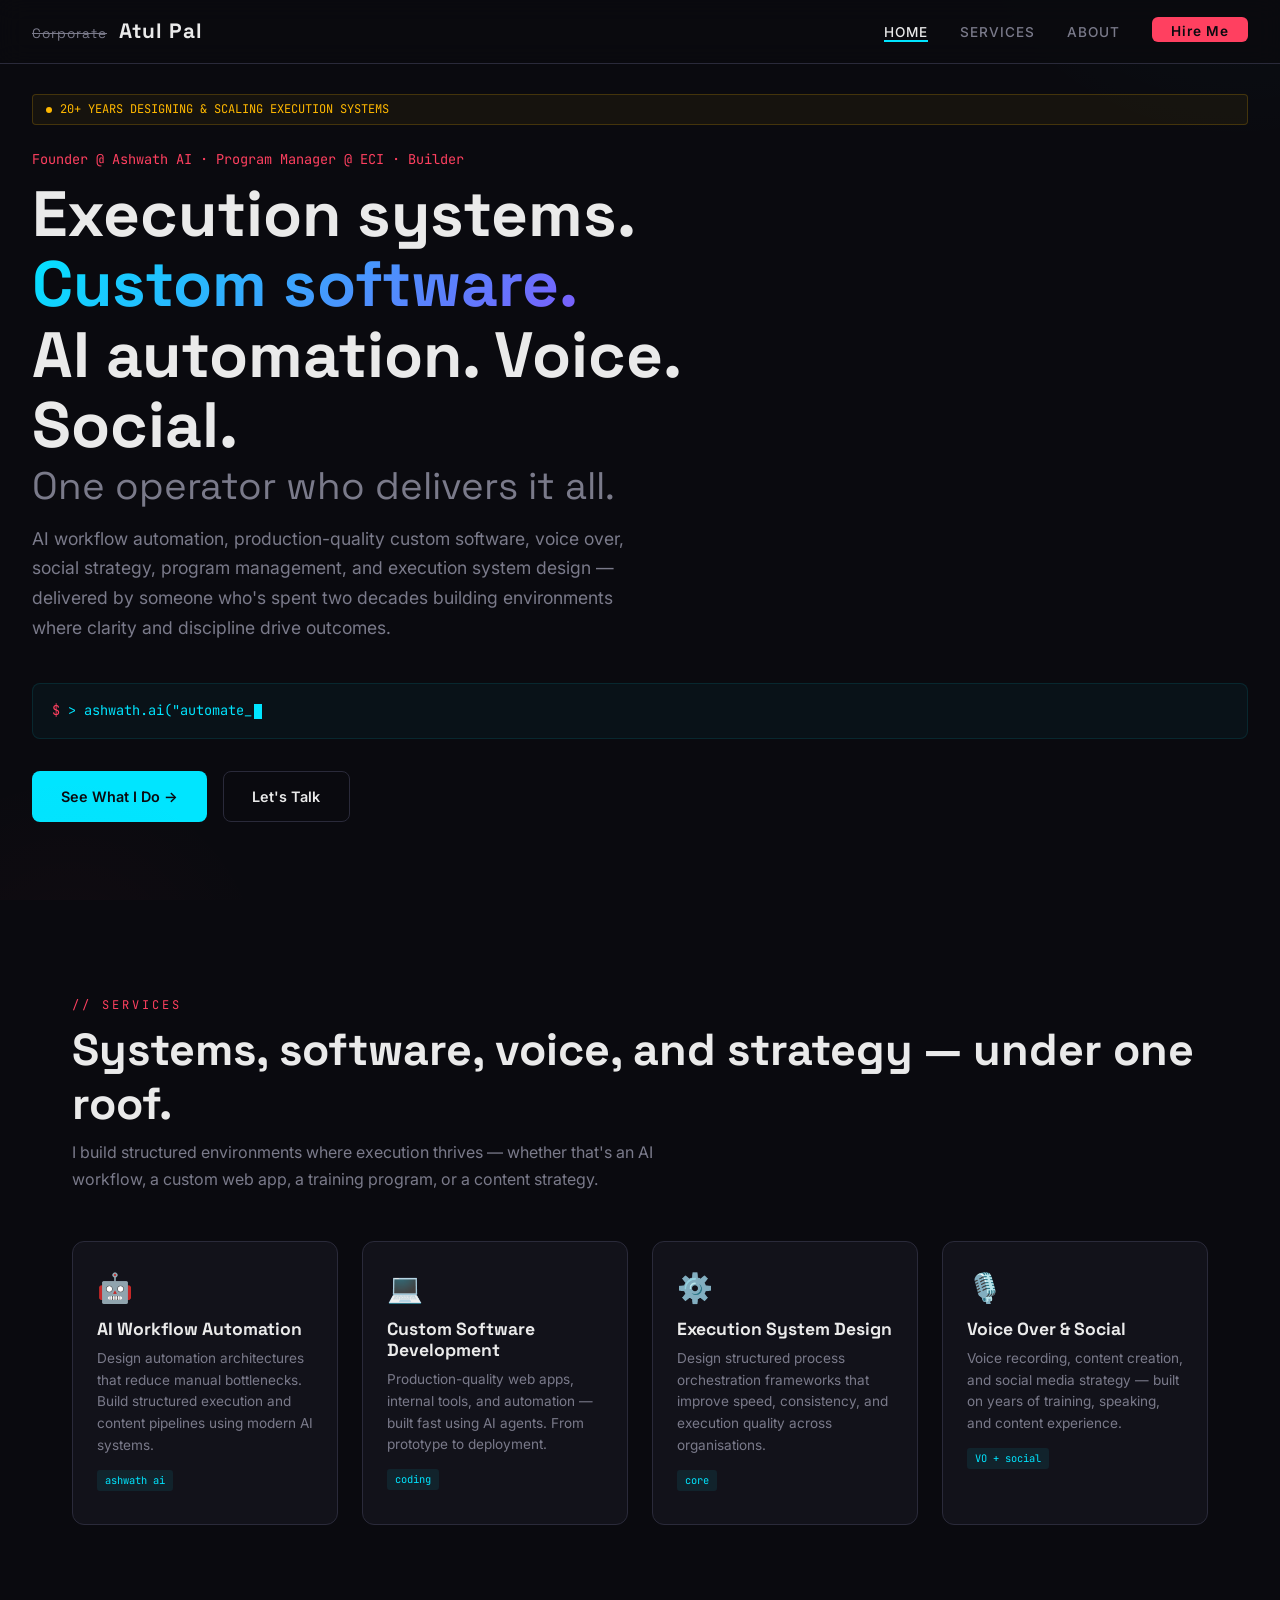
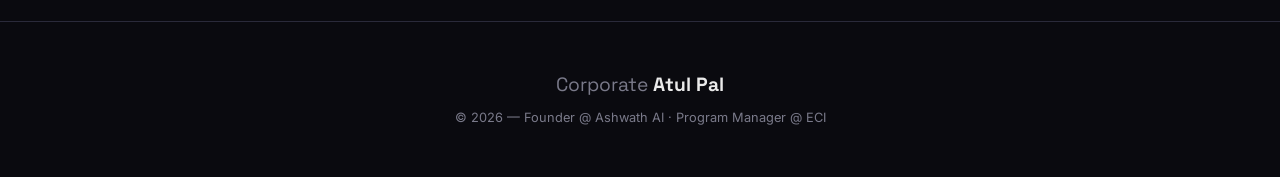
<file: index.html>
<!DOCTYPE html>
<html lang="en">
<head>
  <meta charset="UTF-8">
  <meta name="viewport" content="width=device-width, initial-scale=1.0">
  <title>Atul Pal — Execution Systems, AI Automation &amp; Custom Software</title>
  <meta name="description" content="20+ years designing execution systems. AI workflow automation, production-quality custom software, voice over, social strategy, and program management.">
  <link rel="stylesheet" href="css/style.css">
  <link rel="icon" href="data:image/svg+xml,<svg xmlns='http://www.w3.org/2000/svg' viewBox='0 0 32 32'><text y='28' font-size='28'>⚡</text></svg>">
</head>
<body>
  <nav>
    <div class="nav-logo"><span class="strike">Corporate</span> Atul Pal</div>
    <button class="nav-toggle" id="nav-toggle" aria-label="Menu">☰</button>
    <ul class="nav-links" id="nav-links">
      <li><a href="index.html" class="active">Home</a></li>
      <li><a href="services.html">Services</a></li>
      <li><a href="about.html">About</a></li>
      <li><a href="contact.html" class="nav-btn">Hire Me</a></li>
    </ul>
  </nav>

  <section class="hero">
    <div class="badge-exp"><span class="dot"></span> 20+ YEARS DESIGNING &amp; SCALING EXECUTION SYSTEMS</div>
    <div class="hero-title-role">Founder @ Ashwath AI · Program Manager @ ECI · Builder</div>
    <h1>
      Execution systems. <span class="highlight">Custom software.</span><br>
      AI automation. Voice. Social.<br>
      <span class="sub-line">One operator who delivers it all.</span>
    </h1>
    <p class="tagline">
      AI workflow automation, production-quality custom software, voice over, social strategy, 
      program management, and execution system design — delivered by someone who's spent 
      two decades building environments where clarity and discipline drive outcomes.
    </p>

    <div class="terminal-loop">
      <span class="prompt">$</span> <span id="terminal-text"></span><span class="cursor" id="terminal-cursor"></span>
    </div>

    <div class="hero-actions">
      <a href="services.html" class="btn btn-primary">See What I Do →</a>
      <a href="contact.html" class="btn btn-secondary">Let's Talk</a>
    </div>
  </section>

  <section class="section">
    <div class="section-tag">// SERVICES</div>
    <h2 class="section-title">Systems, software, voice, and strategy — under one roof.</h2>
    <p class="section-sub">I build structured environments where execution thrives — whether that's an AI workflow, a custom web app, a training program, or a content strategy.</p>

    <div class="services-snapshot">
      <div class="service-card">
        <div class="service-icon">🤖</div>
        <h3>AI Workflow Automation</h3>
        <p>Design automation architectures that reduce manual bottlenecks. Build structured execution and content pipelines using modern AI systems.</p>
        <span class="tag">ashwath ai</span>
      </div>
      <div class="service-card">
        <div class="service-icon">💻</div>
        <h3>Custom Software Development</h3>
        <p>Production-quality web apps, internal tools, and automation — built fast using AI agents. From prototype to deployment.</p>
        <span class="tag">coding</span>
      </div>
      <div class="service-card">
        <div class="service-icon">⚙️</div>
        <h3>Execution System Design</h3>
        <p>Design structured process orchestration frameworks that improve speed, consistency, and execution quality across organisations.</p>
        <span class="tag">core</span>
      </div>
      <div class="service-card">
        <div class="service-icon">🎙️</div>
        <h3>Voice Over &amp; Social</h3>
        <p>Voice recording, content creation, and social media strategy — built on years of training, speaking, and content experience.</p>
        <span class="tag">VO + social</span>
      </div>
    </div>
  </section>

  <footer>
    <div class="footer-logo"><span style="color:var(--text-muted);font-weight:400;">Corporate</span> Atul Pal</div>
    <p>© 2026 — Founder @ Ashwath AI · Program Manager @ ECI</p>
  </footer>

  <script src="js/main.js"></script>
</body>
</html>
</file>
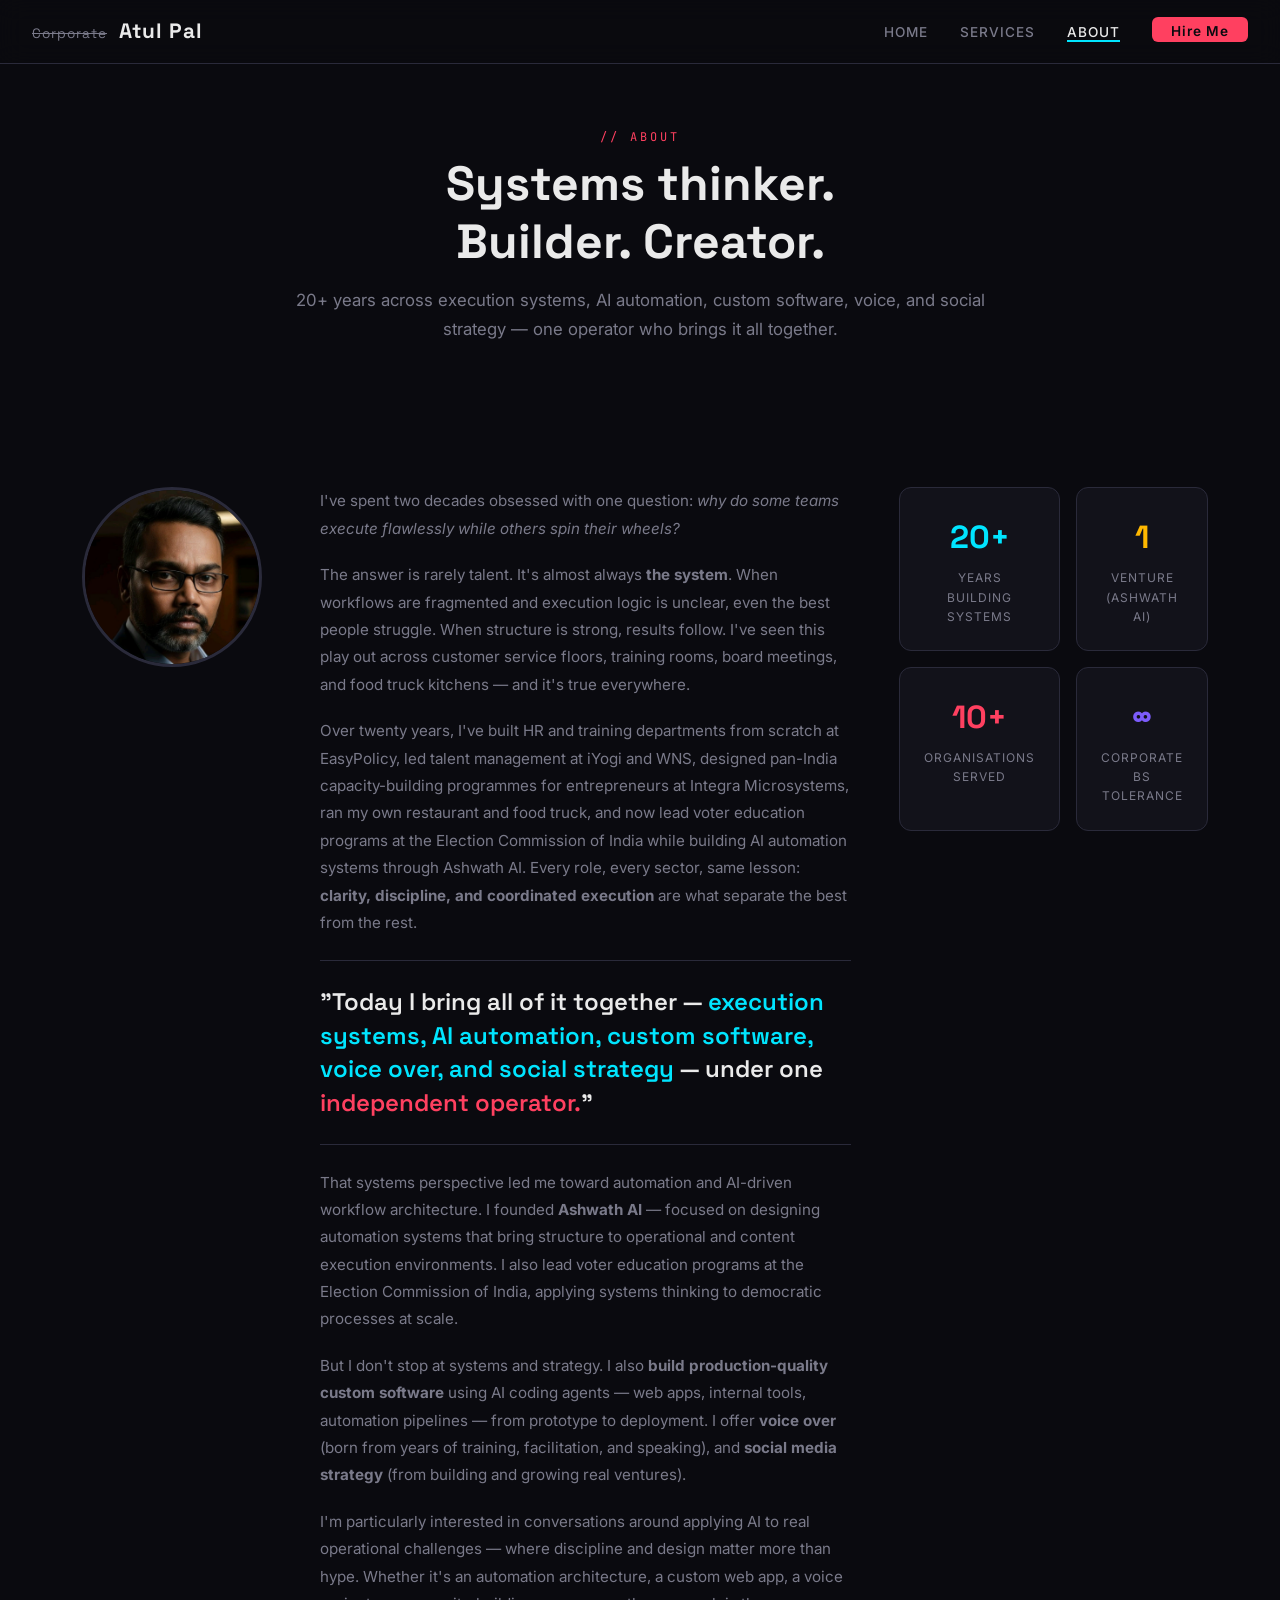
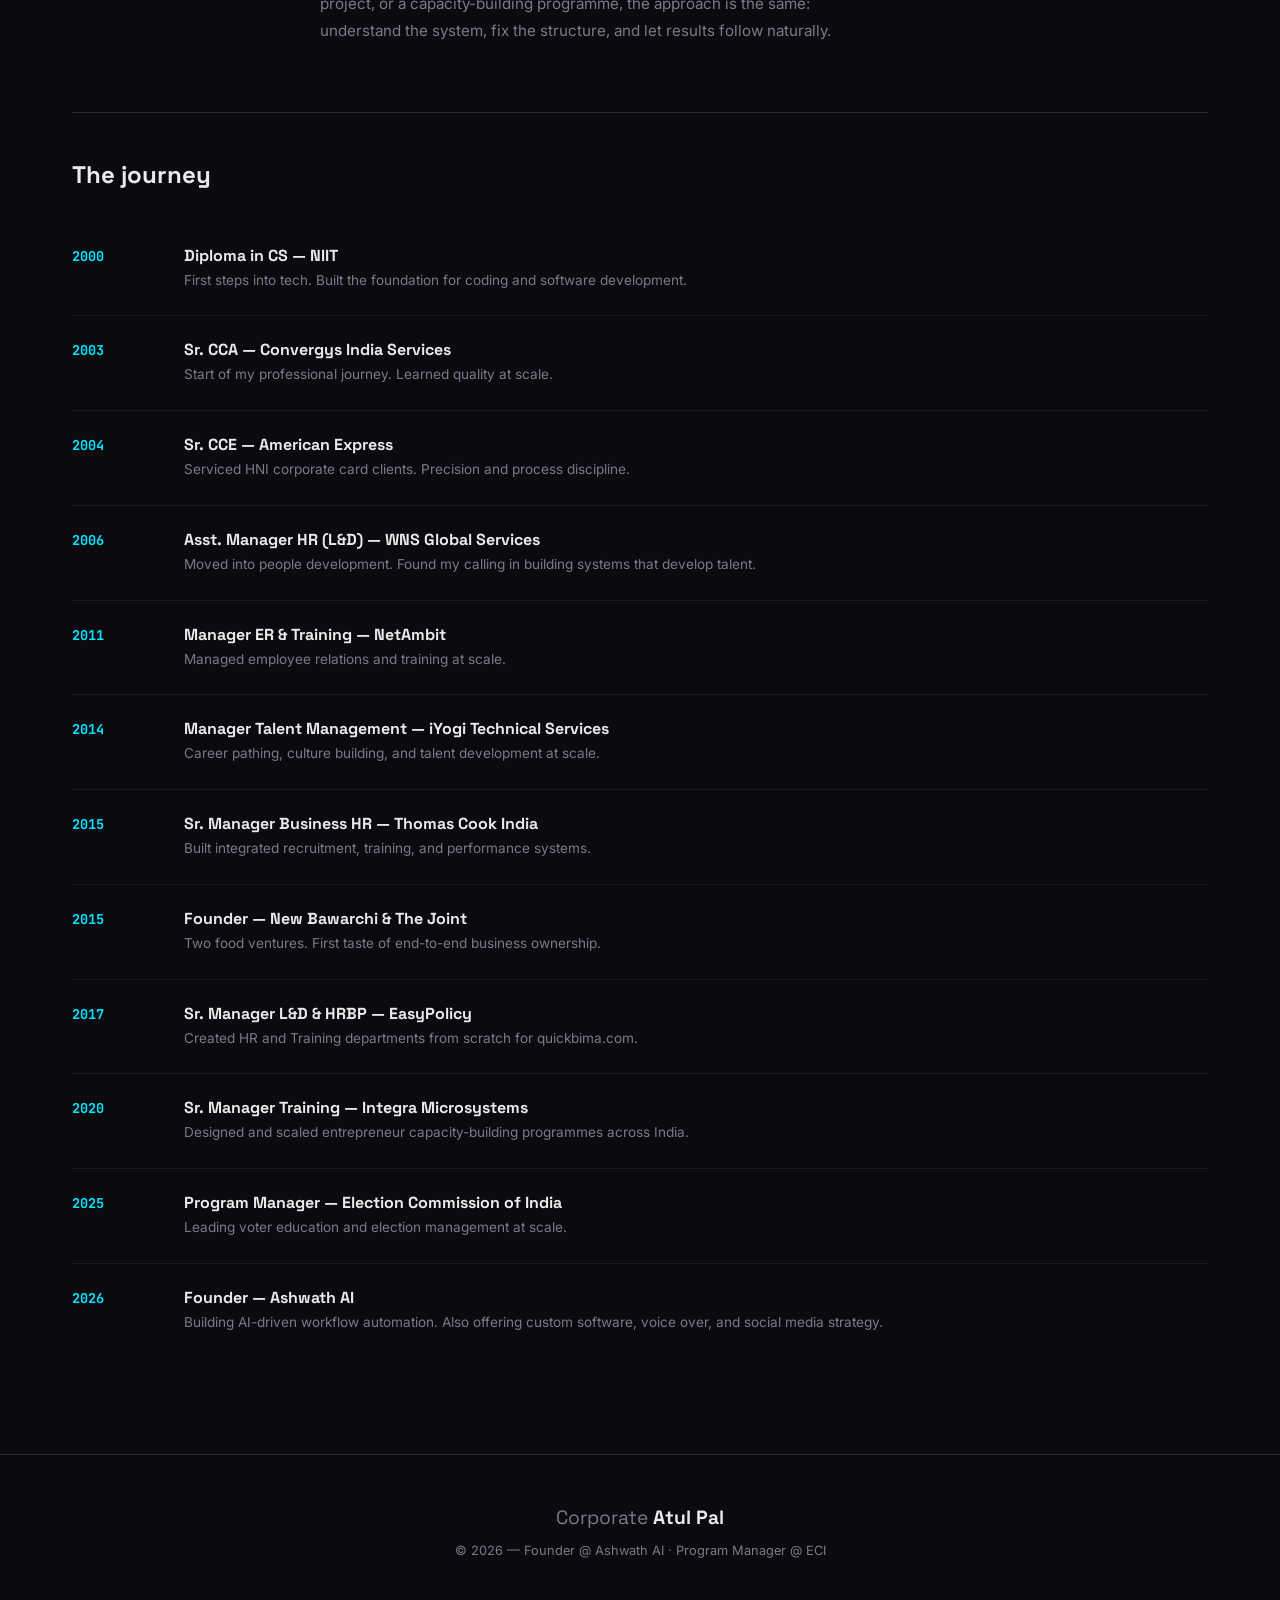
<file: about.html>
<!DOCTYPE html>
<html lang="en">
<head>
  <meta charset="UTF-8">
  <meta name="viewport" content="width=device-width, initial-scale=1.0">
  <title>About — Atul Pal</title>
  <meta name="description" content="20+ years designing execution systems, building software, voice over, social strategy, and program management.">
  <link rel="stylesheet" href="css/style.css">
  <link rel="icon" href="data:image/svg+xml,<svg xmlns='http://www.w3.org/2000/svg' viewBox='0 0 32 32'><text y='28' font-size='28'>⚡</text></svg>">
</head>
<body>
  <nav>
    <div class="nav-logo"><span class="strike">Corporate</span> Atul Pal</div>
    <button class="nav-toggle" id="nav-toggle" aria-label="Menu">☰</button>
    <ul class="nav-links" id="nav-links">
      <li><a href="index.html">Home</a></li>
      <li><a href="services.html">Services</a></li>
      <li><a href="about.html" class="active">About</a></li>
      <li><a href="contact.html" class="nav-btn">Hire Me</a></li>
    </ul>
  </nav>

  <div class="page-hero">
    <div class="section-tag">// ABOUT</div>
    <h1>Systems thinker.<br>Builder. Creator.</h1>
    <p>20+ years across execution systems, AI automation, custom software, voice, and social strategy — one operator who brings it all together.</p>
  </div>

  <section class="section">
    <div class="about-wrap">
      <div class="profile-img-wrap">
        <img src="images/profile.jpg" alt="Atul Pal" class="profile-img" onerror="this.style.display='none';this.nextElementSibling.style.display='flex'">
        <div class="profile-img-placeholder" style="display:none">Drop photo in images/profile.jpg</div>
      </div>
      <div class="about-text">
        <p>I've spent two decades obsessed with one question: <em>why do some teams execute flawlessly while others spin their wheels?</em></p>
        
        <p>The answer is rarely talent. It's almost always <strong>the system</strong>. When workflows are fragmented and execution logic is unclear, even the best people struggle. When structure is strong, results follow. I've seen this play out across customer service floors, training rooms, board meetings, and food truck kitchens — and it's true everywhere.</p>
        
        <p>Over twenty years, I've built HR and training departments from scratch at EasyPolicy, led talent management at iYogi and WNS, designed pan-India capacity-building programmes for entrepreneurs at Integra Microsystems, ran my own restaurant and food truck, and now lead voter education programs at the Election Commission of India while building AI automation systems through Ashwath AI. Every role, every sector, same lesson: <strong>clarity, discipline, and coordinated execution</strong> are what separate the best from the rest.</p>

        <div class="big-quote">
          "Today I bring all of it together — <span class="cyan">execution systems, AI automation, custom software, voice over, and social strategy</span> — under one <span class="coral">independent operator.</span>"
        </div>

        <p>That systems perspective led me toward automation and AI-driven workflow architecture. I founded <strong>Ashwath AI</strong> — focused on designing automation systems that bring structure to operational and content execution environments. I also lead voter education programs at the Election Commission of India, applying systems thinking to democratic processes at scale.</p>

        <p>But I don't stop at systems and strategy. I also <strong>build production-quality custom software</strong> using AI coding agents — web apps, internal tools, automation pipelines — from prototype to deployment. I offer <strong>voice over</strong> (born from years of training, facilitation, and speaking), and <strong>social media strategy</strong> (from building and growing real ventures).</p>

        <p>I'm particularly interested in conversations around applying AI to real operational challenges — where discipline and design matter more than hype. Whether it's an automation architecture, a custom web app, a voice project, or a capacity-building programme, the approach is the same: understand the system, fix the structure, and let results follow naturally.</p>
      </div>

      <div class="stats-grid">
        <div class="stat-box">
          <div class="num">20+</div>
          <div class="label">Years Building Systems</div>
        </div>
        <div class="stat-box">
          <div class="num gold">1</div>
          <div class="label">Venture (Ashwath AI)</div>
        </div>
        <div class="stat-box">
          <div class="num coral">10+</div>
          <div class="label">Organisations Served</div>
        </div>
        <div class="stat-box">
          <div class="num purple">∞</div>
          <div class="label">Corporate BS Tolerance</div>
        </div>
      </div>
    </div>

    <div class="timeline">
      <h2>The journey</h2>
      <div class="timeline-item">
        <div class="timeline-year">2000</div>
        <div class="timeline-content">
          <h4>Diploma in CS — NIIT</h4>
          <p>First steps into tech. Built the foundation for coding and software development.</p>
        </div>
      </div>
      <div class="timeline-item">
        <div class="timeline-year">2003</div>
        <div class="timeline-content">
          <h4>Sr. CCA — Convergys India Services</h4>
          <p>Start of my professional journey. Learned quality at scale.</p>
        </div>
      </div>
      <div class="timeline-item">
        <div class="timeline-year">2004</div>
        <div class="timeline-content">
          <h4>Sr. CCE — American Express</h4>
          <p>Serviced HNI corporate card clients. Precision and process discipline.</p>
        </div>
      </div>
      <div class="timeline-item">
        <div class="timeline-year">2006</div>
        <div class="timeline-content">
          <h4>Asst. Manager HR (L&amp;D) — WNS Global Services</h4>
          <p>Moved into people development. Found my calling in building systems that develop talent.</p>
        </div>
      </div>
      <div class="timeline-item">
        <div class="timeline-year">2011</div>
        <div class="timeline-content">
          <h4>Manager ER &amp; Training — NetAmbit</h4>
          <p>Managed employee relations and training at scale.</p>
        </div>
      </div>
      <div class="timeline-item">
        <div class="timeline-year">2014</div>
        <div class="timeline-content">
          <h4>Manager Talent Management — iYogi Technical Services</h4>
          <p>Career pathing, culture building, and talent development at scale.</p>
        </div>
      </div>
      <div class="timeline-item">
        <div class="timeline-year">2015</div>
        <div class="timeline-content">
          <h4>Sr. Manager Business HR — Thomas Cook India</h4>
          <p>Built integrated recruitment, training, and performance systems.</p>
        </div>
      </div>
      <div class="timeline-item">
        <div class="timeline-year">2015</div>
        <div class="timeline-content">
          <h4>Founder — New Bawarchi &amp; The Joint</h4>
          <p>Two food ventures. First taste of end-to-end business ownership.</p>
        </div>
      </div>
      <div class="timeline-item">
        <div class="timeline-year">2017</div>
        <div class="timeline-content">
          <h4>Sr. Manager L&amp;D &amp; HRBP — EasyPolicy</h4>
          <p>Created HR and Training departments from scratch for quickbima.com.</p>
        </div>
      </div>
      <div class="timeline-item">
        <div class="timeline-year">2020</div>
        <div class="timeline-content">
          <h4>Sr. Manager Training — Integra Microsystems</h4>
          <p>Designed and scaled entrepreneur capacity-building programmes across India.</p>
        </div>
      </div>
      <div class="timeline-item">
        <div class="timeline-year">2025</div>
        <div class="timeline-content">
          <h4>Program Manager — Election Commission of India</h4>
          <p>Leading voter education and election management at scale.</p>
        </div>
      </div>
      <div class="timeline-item">
        <div class="timeline-year">2026</div>
        <div class="timeline-content">
          <h4>Founder — Ashwath AI</h4>
          <p>Building AI-driven workflow automation. Also offering custom software, voice over, and social media strategy.</p>
        </div>
      </div>
    </div>
  </section>

  <footer>
    <div class="footer-logo"><span style="color:var(--text-muted);font-weight:400;">Corporate</span> Atul Pal</div>
    <p>© 2026 — Founder @ Ashwath AI · Program Manager @ ECI</p>
  </footer>

  <script src="js/main.js"></script>
</body>
</html>
</file>
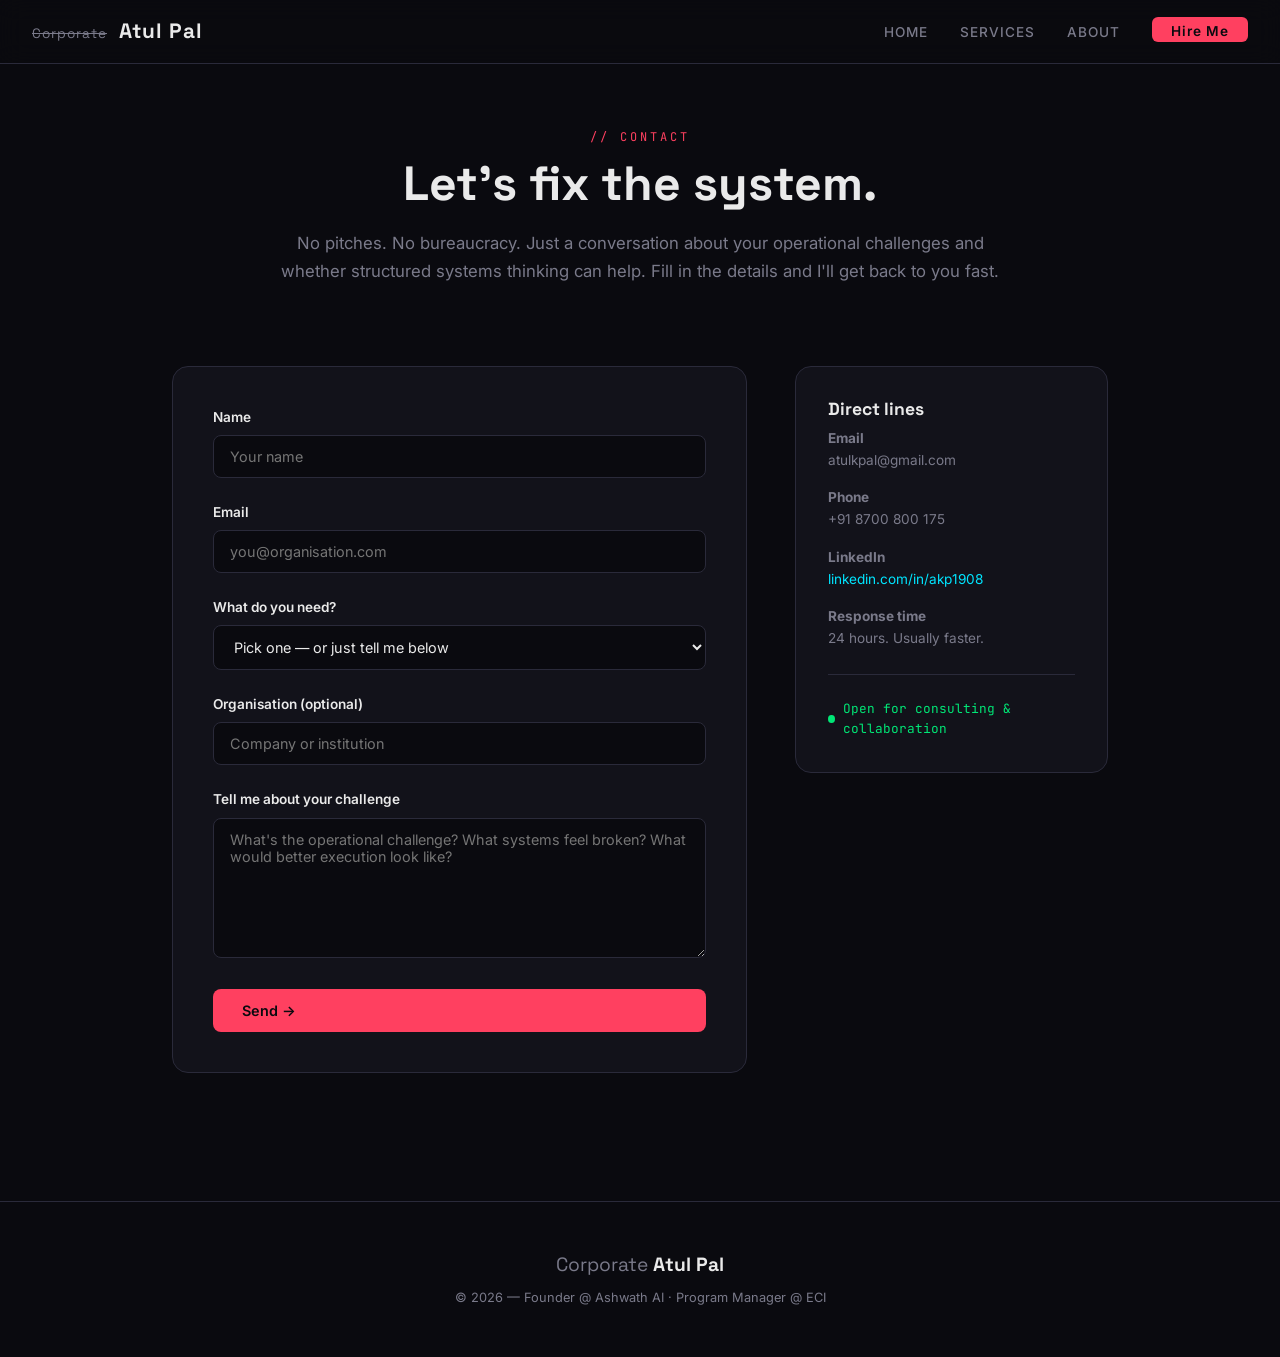
<file: contact.html>
<!DOCTYPE html>
<html lang="en">
<head>
  <meta charset="UTF-8">
  <meta name="viewport" content="width=device-width, initial-scale=1.0">
  <title>Contact — Atul Pal</title>
  <meta name="description" content="Have an operational challenge? Let's talk systems, automation, and execution.">
  <link rel="stylesheet" href="css/style.css">
  <link rel="icon" href="data:image/svg+xml,<svg xmlns='http://www.w3.org/2000/svg' viewBox='0 0 32 32'><text y='28' font-size='28'>⚡</text></svg>">
</head>
<body>
  <nav>
    <div class="nav-logo"><span class="strike">Corporate</span> Atul Pal</div>
    <button class="nav-toggle" id="nav-toggle" aria-label="Menu">☰</button>
    <ul class="nav-links" id="nav-links">
      <li><a href="index.html">Home</a></li>
      <li><a href="services.html">Services</a></li>
      <li><a href="about.html">About</a></li>
      <li><a href="contact.html" class="active nav-btn">Hire Me</a></li>
    </ul>
  </nav>

  <div class="page-hero">
    <div class="section-tag">// CONTACT</div>
    <h1>Let's fix the system.</h1>
    <p>No pitches. No bureaucracy. Just a conversation about your operational challenges and whether structured systems thinking can help. Fill in the details and I'll get back to you fast.</p>
  </div>

  <section class="section" style="padding-top:0;">
    <div class="contact-wrap">
      <form class="contact-form" action="#" method="POST">
        <div class="form-group">
          <label for="name">Name</label>
          <input type="text" id="name" name="name" placeholder="Your name" required>
        </div>
        <div class="form-group">
          <label for="email">Email</label>
          <input type="email" id="email" name="email" placeholder="you@organisation.com" required>
        </div>
        <div class="form-group">
          <label for="service">What do you need?</label>
          <select id="service" name="service">
            <option value="" disabled selected>Pick one — or just tell me below</option>
            <option value="automation">AI Workflow Automation</option>
            <option value="program">Program Management &amp; Capacity Building</option>
            <option value="systems">Execution System Design</option>
            <option value="consulting">Strategic Consulting</option>
            <option value="multiple">Multiple / Not Sure</option>
          </select>
        </div>
        <div class="form-group">
          <label for="org">Organisation (optional)</label>
          <input type="text" id="org" name="org" placeholder="Company or institution">
        </div>
        <div class="form-group">
          <label for="message">Tell me about your challenge</label>
          <textarea id="message" name="message" placeholder="What's the operational challenge? What systems feel broken? What would better execution look like?" required></textarea>
        </div>
        <button type="submit" class="btn btn-coral">Send →</button>
      </form>

      <div class="contact-info-side">
        <h3>Direct lines</h3>
        <p><strong>Email</strong><br>
        atulkpal@gmail.com</p>
        <p><strong>Phone</strong><br>
        +91 8700 800 175</p>
        <p><strong>LinkedIn</strong><br>
        <a href="https://www.linkedin.com/in/akp1908" target="_blank">linkedin.com/in/akp1908</a></p>
        <p><strong>Response time</strong><br>
        24 hours. Usually faster.</p>

        <div class="availability">
          <span class="dot"></span>
          Open for consulting &amp; collaboration
        </div>
      </div>
    </div>
  </section>

  <footer>
    <div class="footer-logo"><span style="color:var(--text-muted);font-weight:400;">Corporate</span> Atul Pal</div>
    <p>© 2026 — Founder @ Ashwath AI · Program Manager @ ECI</p>
  </footer>

  <script src="js/main.js"></script>
</body>
</html>
</file>
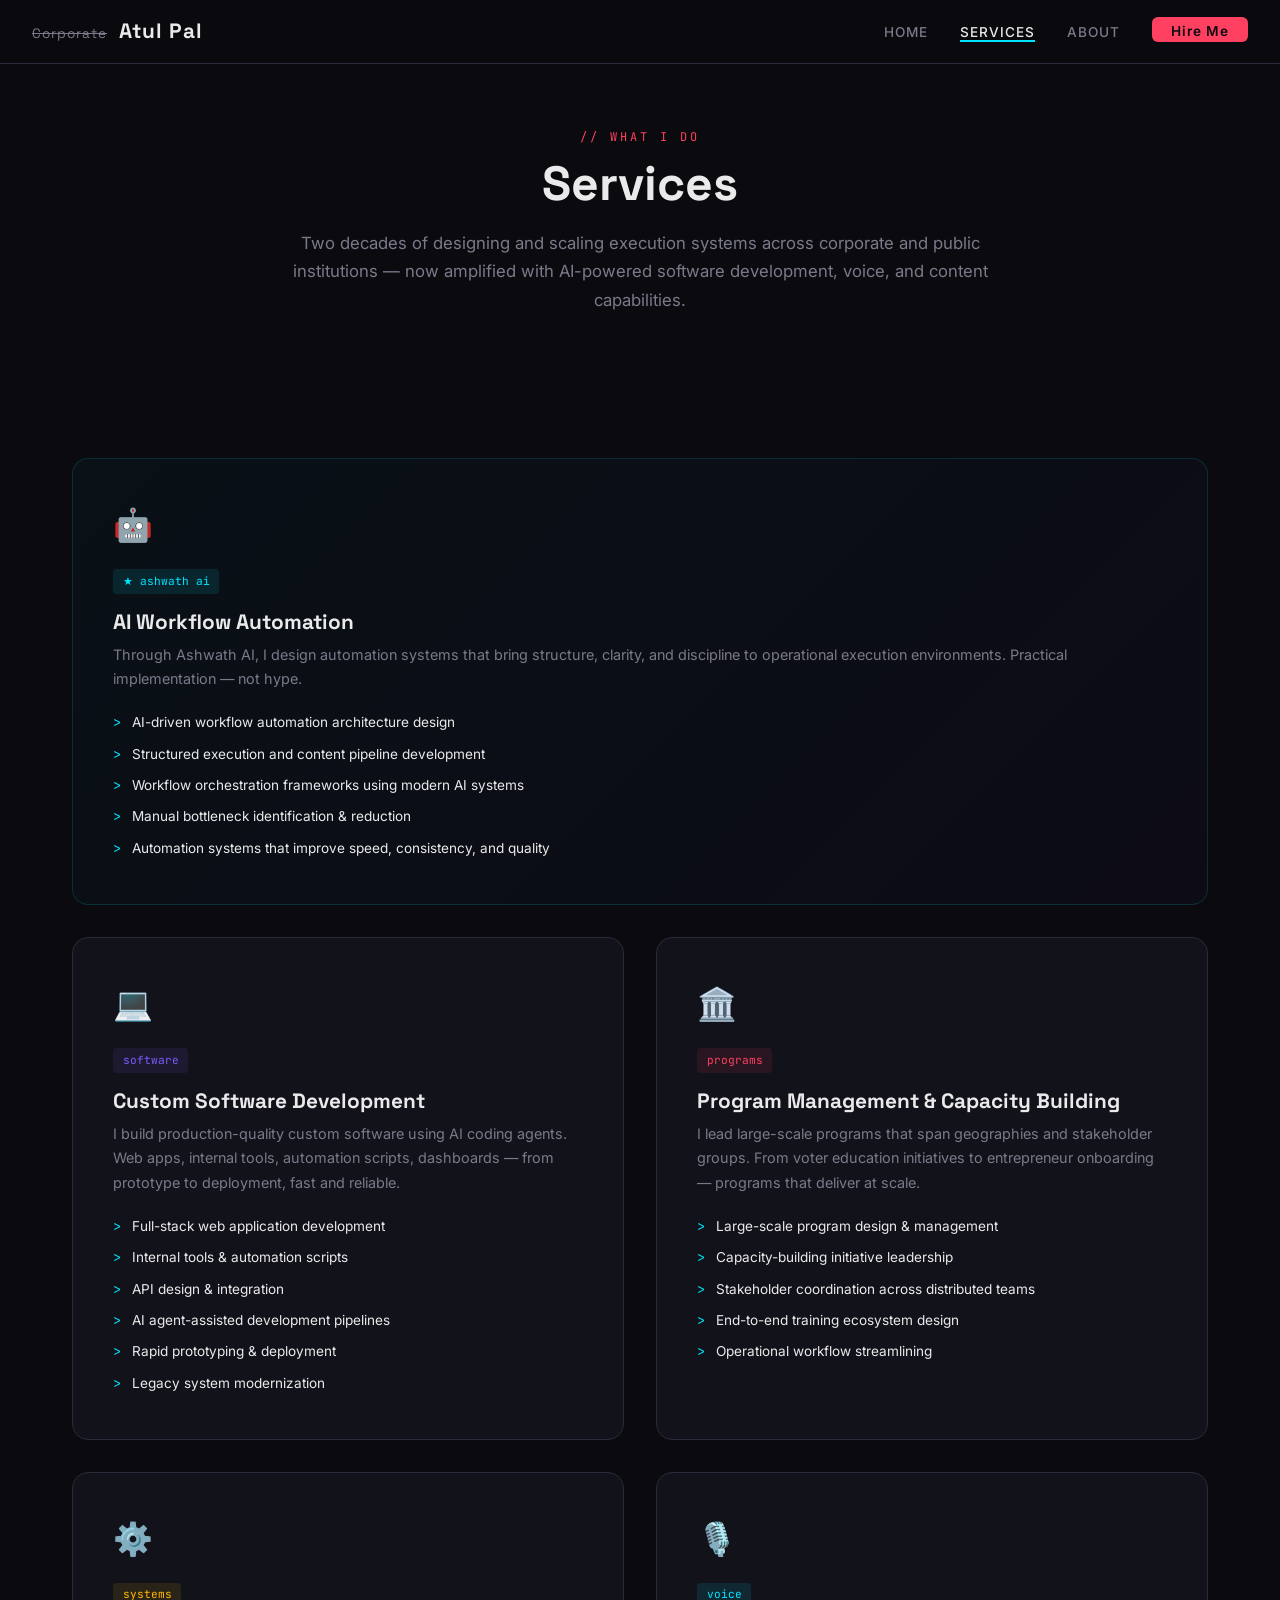
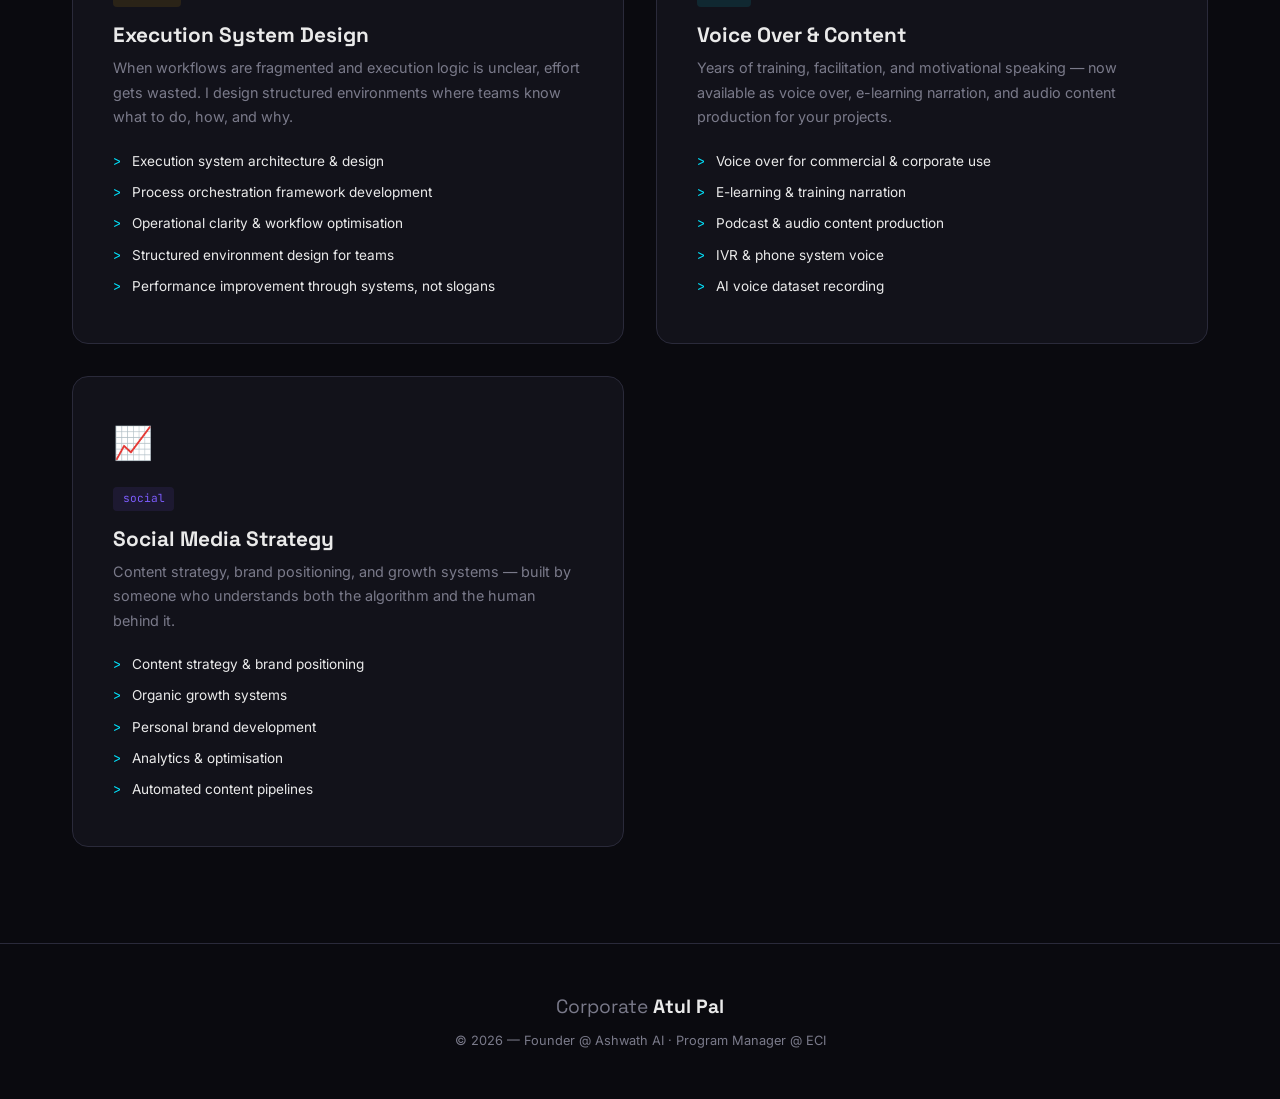
<file: services.html>
<!DOCTYPE html>
<html lang="en">
<head>
  <meta charset="UTF-8">
  <meta name="viewport" content="width=device-width, initial-scale=1.0">
  <title>Services — Atul Pal</title>
  <meta name="description" content="AI workflow automation, custom software development, program management, execution system design, voice over, and social media strategy.">
  <link rel="stylesheet" href="css/style.css">
  <link rel="icon" href="data:image/svg+xml,<svg xmlns='http://www.w3.org/2000/svg' viewBox='0 0 32 32'><text y='28' font-size='28'>⚡</text></svg>">
</head>
<body>
  <nav>
    <div class="nav-logo"><span class="strike">Corporate</span> Atul Pal</div>
    <button class="nav-toggle" id="nav-toggle" aria-label="Menu">☰</button>
    <ul class="nav-links" id="nav-links">
      <li><a href="index.html">Home</a></li>
      <li><a href="services.html" class="active">Services</a></li>
      <li><a href="about.html">About</a></li>
      <li><a href="contact.html" class="nav-btn">Hire Me</a></li>
    </ul>
  </nav>

  <div class="page-hero">
    <div class="section-tag">// WHAT I DO</div>
    <h1>Services</h1>
    <p>Two decades of designing and scaling execution systems across corporate and public institutions — now amplified with AI-powered software development, voice, and content capabilities.</p>
  </div>

  <section class="section">
    <div class="services-grid">
      <div class="service-detailed featured">
        <div class="icon">🤖</div>
        <span class="badge badge-cyan">★ ashwath ai</span>
        <h3>AI Workflow Automation</h3>
        <p>Through Ashwath AI, I design automation systems that bring structure, clarity, and discipline to operational execution environments. Practical implementation — not hype.</p>
        <ul>
          <li>AI-driven workflow automation architecture design</li>
          <li>Structured execution and content pipeline development</li>
          <li>Workflow orchestration frameworks using modern AI systems</li>
          <li>Manual bottleneck identification &amp; reduction</li>
          <li>Automation systems that improve speed, consistency, and quality</li>
        </ul>
      </div>

      <div class="service-detailed">
        <div class="icon">💻</div>
        <span class="badge badge-purple">software</span>
        <h3>Custom Software Development</h3>
        <p>I build production-quality custom software using AI coding agents. Web apps, internal tools, automation scripts, dashboards — from prototype to deployment, fast and reliable.</p>
        <ul>
          <li>Full-stack web application development</li>
          <li>Internal tools &amp; automation scripts</li>
          <li>API design &amp; integration</li>
          <li>AI agent-assisted development pipelines</li>
          <li>Rapid prototyping &amp; deployment</li>
          <li>Legacy system modernization</li>
        </ul>
      </div>

      <div class="service-detailed">
        <div class="icon">🏛️</div>
        <span class="badge badge-coral">programs</span>
        <h3>Program Management &amp; Capacity Building</h3>
        <p>I lead large-scale programs that span geographies and stakeholder groups. From voter education initiatives to entrepreneur onboarding — programs that deliver at scale.</p>
        <ul>
          <li>Large-scale program design &amp; management</li>
          <li>Capacity-building initiative leadership</li>
          <li>Stakeholder coordination across distributed teams</li>
          <li>End-to-end training ecosystem design</li>
          <li>Operational workflow streamlining</li>
        </ul>
      </div>

      <div class="service-detailed">
        <div class="icon">⚙️</div>
        <span class="badge badge-gold">systems</span>
        <h3>Execution System Design</h3>
        <p>When workflows are fragmented and execution logic is unclear, effort gets wasted. I design structured environments where teams know what to do, how, and why.</p>
        <ul>
          <li>Execution system architecture &amp; design</li>
          <li>Process orchestration framework development</li>
          <li>Operational clarity &amp; workflow optimisation</li>
          <li>Structured environment design for teams</li>
          <li>Performance improvement through systems, not slogans</li>
        </ul>
      </div>

      <div class="service-detailed">
        <div class="icon">🎙️</div>
        <span class="badge badge-cyan">voice</span>
        <h3>Voice Over &amp; Content</h3>
        <p>Years of training, facilitation, and motivational speaking — now available as voice over, e-learning narration, and audio content production for your projects.</p>
        <ul>
          <li>Voice over for commercial &amp; corporate use</li>
          <li>E-learning &amp; training narration</li>
          <li>Podcast &amp; audio content production</li>
          <li>IVR &amp; phone system voice</li>
          <li>AI voice dataset recording</li>
        </ul>
      </div>

      <div class="service-detailed">
        <div class="icon">📈</div>
        <span class="badge badge-purple">social</span>
        <h3>Social Media Strategy</h3>
        <p>Content strategy, brand positioning, and growth systems — built by someone who understands both the algorithm and the human behind it.</p>
        <ul>
          <li>Content strategy &amp; brand positioning</li>
          <li>Organic growth systems</li>
          <li>Personal brand development</li>
          <li>Analytics &amp; optimisation</li>
          <li>Automated content pipelines</li>
        </ul>
      </div>
    </div>
  </section>

  <footer>
    <div class="footer-logo"><span style="color:var(--text-muted);font-weight:400;">Corporate</span> Atul Pal</div>
    <p>© 2026 — Founder @ Ashwath AI · Program Manager @ ECI</p>
  </footer>

  <script src="js/main.js"></script>
</body>
</html>
</file>
<file: css/style.css>
@import url('https://fonts.googleapis.com/css2?family=Space+Grotesk:wght@400;500;600;700&family=Inter:wght@400;500;600&family=JetBrains+Mono:wght@400;700&display=swap');

:root {
  --bg: #0A0A0F;
  --bg-card: #12121A;
  --bg-elevated: #1A1A25;
  --text: #EAEAEA;
  --text-muted: #7A7A8A;
  --accent-cyan: #00E5FF;
  --accent-coral: #FF4060;
  --accent-gold: #FFB800;
  --accent-purple: #7C5CFC;
  --accent-green: #00E676;
  --border: #2A2A3A;
  --heading-font: 'Space Grotesk', sans-serif;
  --body-font: 'Inter', sans-serif;
  --code-font: 'JetBrains Mono', monospace;
}

*, *::before, *::after {
  margin: 0;
  padding: 0;
  box-sizing: border-box;
}

html {
  scroll-behavior: smooth;
}

body {
  font-family: var(--body-font);
  background: var(--bg);
  color: var(--text);
  line-height: 1.6;
  overflow-x: hidden;
}

h1, h2, h3, h4 {
  font-family: var(--heading-font);
  font-weight: 700;
  line-height: 1.2;
}

a {
  color: var(--accent-cyan);
  text-decoration: none;
  transition: color 0.3s;
}

a:hover {
  color: var(--accent-coral);
}

/* ─────────── NAV ─────────── */

nav {
  position: fixed;
  top: 0;
  width: 100%;
  z-index: 100;
  background: rgba(10, 10, 15, 0.9);
  backdrop-filter: blur(12px);
  border-bottom: 1px solid var(--border);
  display: flex;
  justify-content: space-between;
  align-items: center;
  padding: 0 2rem;
  height: 64px;
}

.nav-logo {
  font-family: var(--heading-font);
  font-size: 1.3rem;
  font-weight: 700;
  letter-spacing: 1px;
}

.nav-logo .strike {
  color: var(--text-muted);
  font-weight: 400;
  font-size: 0.85rem;
  text-decoration: line-through;
  margin-right: 0.4rem;
}

.nav-links {
  list-style: none;
  display: flex;
  gap: 2rem;
  align-items: center;
}

.nav-links a {
  font-family: var(--body-font);
  font-weight: 500;
  font-size: 0.85rem;
  color: var(--text-muted);
  text-transform: uppercase;
  letter-spacing: 1px;
  position: relative;
  padding-bottom: 2px;
  transition: color 0.3s;
}

.nav-links a::after {
  content: '';
  position: absolute;
  bottom: 0;
  left: 0;
  width: 0;
  height: 2px;
  background: var(--accent-cyan);
  transition: width 0.3s;
}

.nav-links a:hover::after,
.nav-links a.active::after {
  width: 100%;
}

.nav-links a:hover,
.nav-links a.active {
  color: var(--text);
}

.nav-btn {
  background: var(--accent-coral);
  color: var(--bg) !important;
  padding: 0.4rem 1.2rem;
  border-radius: 6px;
  font-weight: 600 !important;
  text-transform: none !important;
}

.nav-btn::after { display: none !important; }

.nav-btn:hover {
  background: var(--accent-cyan) !important;
  color: var(--bg) !important;
}

.nav-toggle {
  display: none;
  background: none;
  border: none;
  color: var(--text);
  font-size: 1.5rem;
  cursor: pointer;
}

/* ─────────── HERO ─────────── */

.hero {
  min-height: 100vh;
  display: flex;
  flex-direction: column;
  justify-content: center;
  padding: 80px 2rem 4rem;
  position: relative;
  overflow: hidden;
}

.hero::before {
  content: '';
  position: absolute;
  top: -50%;
  right: -20%;
  width: 600px;
  height: 600px;
  background: radial-gradient(circle, rgba(0, 229, 255, 0.04) 0%, transparent 70%);
  pointer-events: none;
}

.hero::after {
  content: '';
  position: absolute;
  bottom: -30%;
  left: -10%;
  width: 400px;
  height: 400px;
  background: radial-gradient(circle, rgba(255, 64, 96, 0.03) 0%, transparent 70%);
  pointer-events: none;
}

.badge-exp {
  display: inline-flex;
  align-items: center;
  gap: 0.5rem;
  font-family: var(--code-font);
  font-size: 0.75rem;
  color: var(--accent-gold);
  border: 1px solid rgba(255, 184, 0, 0.2);
  padding: 0.3rem 0.8rem;
  border-radius: 4px;
  margin-bottom: 1.5rem;
  background: rgba(255, 184, 0, 0.05);
}

.badge-exp .dot {
  width: 6px;
  height: 6px;
  background: var(--accent-gold);
  border-radius: 50%;
  animation: pulse 2s infinite;
}

@keyframes pulse {
  0%, 100% { opacity: 1; }
  50% { opacity: 0.3; }
}

.hero h1 {
  font-size: 4rem;
  max-width: 800px;
  margin-bottom: 1rem;
  line-height: 1.1;
}

.hero h1 .highlight {
  background: linear-gradient(135deg, var(--accent-cyan), var(--accent-purple));
  -webkit-background-clip: text;
  -webkit-text-fill-color: transparent;
  background-clip: text;
}

.hero h1 .strike {
  color: var(--text-muted);
  font-weight: 400;
  font-size: 0.6em;
  text-decoration: line-through;
  -webkit-text-fill-color: var(--text-muted);
  background: none;
}

.hero h1 .sub-line {
  display: block;
  color: var(--text-muted);
  font-weight: 400;
  font-size: 0.6em;
  margin-top: 0.3rem;
}

.tagline {
  font-size: 1.1rem;
  color: var(--text-muted);
  max-width: 600px;
  margin-bottom: 2.5rem;
  line-height: 1.7;
}

.hero-title-role {
  font-family: var(--code-font);
  font-size: 0.85rem;
  color: var(--accent-coral);
  margin-bottom: 0.5rem;
}

/* ─────────── TERMINAL LOOP ─────────── */

.terminal-loop {
  font-family: var(--code-font);
  font-size: 0.85rem;
  color: var(--accent-cyan);
  background: rgba(0, 229, 255, 0.04);
  border: 1px solid rgba(0, 229, 255, 0.1);
  padding: 1rem 1.2rem;
  border-radius: 8px;
  margin-bottom: 2rem;
  display: inline-block;
  max-width: 100%;
}

.terminal-loop .prompt {
  color: var(--accent-coral);
}

.terminal-loop .cursor {
  display: inline-block;
  width: 8px;
  height: 1.1em;
  background: var(--accent-cyan);
  animation: blink 0.8s infinite;
  vertical-align: text-bottom;
  margin-left: 2px;
}

@keyframes blink {
  0%, 50% { opacity: 1; }
  51%, 100% { opacity: 0; }
}

.hero-actions {
  display: flex;
  gap: 1rem;
}

/* ─────────── BUTTONS ─────────── */

.btn {
  display: inline-flex;
  align-items: center;
  gap: 0.5rem;
  font-family: var(--body-font);
  font-weight: 600;
  font-size: 0.9rem;
  padding: 0.8rem 1.8rem;
  border-radius: 8px;
  border: none;
  cursor: pointer;
  transition: all 0.3s;
}

.btn-primary {
  background: var(--accent-cyan);
  color: var(--bg);
}

.btn-primary:hover {
  background: #00CCE0;
  transform: translateY(-2px);
  box-shadow: 0 8px 24px rgba(0, 229, 255, 0.2);
}

.btn-secondary {
  background: transparent;
  color: var(--text);
  border: 1px solid var(--border);
}

.btn-secondary:hover {
  border-color: var(--accent-coral);
  color: var(--accent-coral);
  transform: translateY(-2px);
}

.btn-coral {
  background: var(--accent-coral);
  color: var(--bg);
}

.btn-coral:hover {
  background: #E03050;
  transform: translateY(-2px);
  box-shadow: 0 8px 24px rgba(255, 64, 96, 0.2);
}

/* ─────────── SECTION ─────────── */

.section {
  padding: 6rem 2rem;
  max-width: 1200px;
  margin: 0 auto;
}

.section-tag {
  font-family: var(--code-font);
  font-size: 0.75rem;
  color: var(--accent-coral);
  text-transform: uppercase;
  letter-spacing: 3px;
  margin-bottom: 0.5rem;
}

.section-title {
  font-size: 2.8rem;
  margin-bottom: 0.5rem;
}

.section-sub {
  font-size: 1rem;
  color: var(--text-muted);
  max-width: 600px;
  margin-bottom: 3rem;
  line-height: 1.7;
}

/* ─────────── SERVICES SNAPSHOT (HOME) ─────────── */

.services-snapshot {
  display: grid;
  grid-template-columns: repeat(4, 1fr);
  gap: 1.5rem;
}

.service-card {
  background: var(--bg-card);
  border: 1px solid var(--border);
  border-radius: 12px;
  padding: 2rem 1.5rem;
  transition: all 0.3s;
  position: relative;
  overflow: hidden;
}

.service-card::before {
  content: '';
  position: absolute;
  top: 0;
  left: 0;
  width: 100%;
  height: 3px;
  background: linear-gradient(90deg, var(--accent-cyan), var(--accent-purple));
  opacity: 0;
  transition: opacity 0.3s;
}

.service-card:hover::before {
  opacity: 1;
}

.service-card:hover {
  border-color: rgba(0, 229, 255, 0.2);
  transform: translateY(-4px);
  box-shadow: 0 12px 40px rgba(0, 0, 0, 0.3);
}

.service-icon {
  font-size: 1.8rem;
  margin-bottom: 1rem;
  line-height: 1;
}

.service-card h3 {
  font-size: 1.1rem;
  margin-bottom: 0.5rem;
}

.service-card p {
  font-size: 0.85rem;
  color: var(--text-muted);
  line-height: 1.6;
}

.service-card .tag {
  display: inline-block;
  font-family: var(--code-font);
  font-size: 0.65rem;
  color: var(--accent-cyan);
  background: rgba(0, 229, 255, 0.08);
  padding: 0.15rem 0.5rem;
  border-radius: 3px;
  margin-top: 0.8rem;
}

/* ─────────── SERVICES PAGE ─────────── */

.page-hero {
  padding: 8rem 2rem 3rem;
  text-align: center;
  max-width: 800px;
  margin: 0 auto;
}

.page-hero h1 {
  font-size: 3rem;
  margin-bottom: 1rem;
}

.page-hero p {
  color: var(--text-muted);
  font-size: 1.05rem;
  line-height: 1.7;
}

.services-grid {
  display: grid;
  grid-template-columns: repeat(2, 1fr);
  gap: 2rem;
}

.service-detailed {
  background: var(--bg-card);
  border: 1px solid var(--border);
  border-radius: 16px;
  padding: 2.5rem;
  transition: all 0.3s;
}

.service-detailed:hover {
  border-color: rgba(0, 229, 255, 0.15);
  box-shadow: 0 12px 40px rgba(0, 0, 0, 0.2);
}

.service-detailed.featured {
  grid-column: 1 / -1;
  border-color: rgba(0, 229, 255, 0.15);
  background: linear-gradient(135deg, rgba(0, 229, 255, 0.03), rgba(124, 92, 252, 0.03));
}

.service-detailed .icon {
  font-size: 2rem;
  margin-bottom: 1rem;
}

.service-detailed h3 {
  font-size: 1.3rem;
  margin-bottom: 0.5rem;
}

.service-detailed .badge {
  display: inline-block;
  font-family: var(--code-font);
  font-size: 0.7rem;
  padding: 0.2rem 0.6rem;
  border-radius: 4px;
  margin-bottom: 1rem;
}

.badge-cyan { background: rgba(0, 229, 255, 0.1); color: var(--accent-cyan); }
.badge-coral { background: rgba(255, 64, 96, 0.1); color: var(--accent-coral); }
.badge-purple { background: rgba(124, 92, 252, 0.1); color: var(--accent-purple); }
.badge-gold { background: rgba(255, 184, 0, 0.1); color: var(--accent-gold); }

.service-detailed p {
  color: var(--text-muted);
  font-size: 0.9rem;
  line-height: 1.7;
  margin-bottom: 1rem;
}

.service-detailed ul {
  list-style: none;
  padding: 0;
}

.service-detailed ul li {
  font-size: 0.85rem;
  color: var(--text);
  padding: 0.3rem 0;
  padding-left: 1.2rem;
  position: relative;
}

.service-detailed ul li::before {
  content: '>';
  position: absolute;
  left: 0;
  color: var(--accent-cyan);
  font-family: var(--code-font);
}

/* ─────────── ABOUT PAGE ─────────── */

.about-wrap {
  display: flex;
  gap: 3rem;
  align-items: flex-start;
}

.about-text {
  flex: 1;
}

.profile-img-wrap {
  flex: 0 0 200px;
  text-align: center;
}

.profile-img {
  width: 180px;
  height: 180px;
  border-radius: 50%;
  object-fit: cover;
  border: 3px solid var(--border);
  margin-bottom: 1rem;
}

.profile-img-placeholder {
  width: 180px;
  height: 180px;
  border-radius: 50%;
  background: var(--bg-card);
  border: 2px dashed var(--border);
  display: flex;
  align-items: center;
  justify-content: center;
  font-size: 0.75rem;
  color: var(--text-muted);
  margin-bottom: 1rem;
  margin-inline: auto;
}

.about-text p {
  font-size: 0.95rem;
  color: var(--text-muted);
  line-height: 1.8;
  margin-bottom: 1.2rem;
}

.about-text .big-quote {
  font-family: var(--heading-font);
  font-size: 1.5rem;
  font-weight: 600;
  color: var(--text);
  padding: 1.5rem 0;
  border-top: 1px solid var(--border);
  border-bottom: 1px solid var(--border);
  margin: 1.5rem 0;
  line-height: 1.4;
}

.about-text .big-quote .cyan { color: var(--accent-cyan); }
.about-text .big-quote .coral { color: var(--accent-coral); }

.stats-grid {
  flex: 0 0 300px;
  display: grid;
  grid-template-columns: 1fr 1fr;
  gap: 1rem;
}

.stat-box {
  background: var(--bg-card);
  border: 1px solid var(--border);
  border-radius: 12px;
  padding: 1.5rem;
  text-align: center;
}

.stat-box .num {
  font-family: var(--heading-font);
  font-size: 2rem;
  font-weight: 700;
  color: var(--accent-cyan);
}

.stat-box .num.gold { color: var(--accent-gold); }
.stat-box .num.coral { color: var(--accent-coral); }
.stat-box .num.purple { color: var(--accent-purple); }

.stat-box .label {
  font-size: 0.75rem;
  color: var(--text-muted);
  margin-top: 0.3rem;
  text-transform: uppercase;
  letter-spacing: 1px;
}

.timeline {
  margin-top: 3rem;
  padding-top: 3rem;
  border-top: 1px solid var(--border);
}

.timeline h2 {
  margin-bottom: 2rem;
}

.timeline-item {
  display: flex;
  gap: 2rem;
  padding: 1.5rem 0;
  border-bottom: 1px solid rgba(42, 42, 58, 0.5);
  opacity: 0;
  transform: translateY(24px);
  transition: opacity 0.6s ease, transform 0.6s ease;
}

.timeline-item:last-child {
  border-bottom: none;
}

.timeline-item.visible {
  opacity: 1;
  transform: translateY(0);
}

.timeline-item:nth-child(2) { transition-delay: 0.08s; }
.timeline-item:nth-child(3) { transition-delay: 0.16s; }
.timeline-item:nth-child(4) { transition-delay: 0.24s; }
.timeline-item:nth-child(5) { transition-delay: 0.32s; }
.timeline-item:nth-child(6) { transition-delay: 0.40s; }
.timeline-item:nth-child(7) { transition-delay: 0.48s; }
.timeline-item:nth-child(8) { transition-delay: 0.56s; }
.timeline-item:nth-child(9) { transition-delay: 0.64s; }
.timeline-item:nth-child(10) { transition-delay: 0.72s; }
.timeline-item:nth-child(11) { transition-delay: 0.80s; }
.timeline-item:nth-child(12) { transition-delay: 0.88s; }
.timeline-item:nth-child(13) { transition-delay: 0.96s; }

.timeline-year {
  font-family: var(--code-font);
  font-size: 0.85rem;
  color: var(--accent-coral);
  flex: 0 0 80px;
  font-weight: 700;
  transition: color 0.3s;
}

.timeline-item.visible .timeline-year {
  color: var(--accent-cyan);
}

.timeline-content h4 {
  font-size: 1rem;
  margin-bottom: 0.3rem;
}

.timeline-content p {
  font-size: 0.85rem;
  color: var(--text-muted);
}

.timeline-item:hover .timeline-year {
  color: var(--accent-gold);
}

/* ─────────── CONTACT PAGE ─────────── */

.contact-wrap {
  display: flex;
  gap: 3rem;
  max-width: 1000px;
  margin: 0 auto;
  padding: 2rem;
  align-items: flex-start;
}

.contact-form {
  flex: 2;
  background: var(--bg-card);
  border: 1px solid var(--border);
  border-radius: 16px;
  padding: 2.5rem;
}

.contact-form .form-group {
  margin-bottom: 1.5rem;
}

.contact-form label {
  display: block;
  font-weight: 600;
  font-size: 0.85rem;
  color: var(--text);
  margin-bottom: 0.4rem;
}

.contact-form input,
.contact-form textarea,
.contact-form select {
  width: 100%;
  padding: 0.75rem 1rem;
  font-family: var(--body-font);
  font-size: 0.9rem;
  background: var(--bg);
  border: 1px solid var(--border);
  border-radius: 8px;
  color: var(--text);
  outline: none;
  transition: border-color 0.3s, box-shadow 0.3s;
}

.contact-form input:focus,
.contact-form textarea:focus,
.contact-form select:focus {
  border-color: var(--accent-cyan);
  box-shadow: 0 0 0 3px rgba(0, 229, 255, 0.1);
}

.contact-form textarea {
  min-height: 140px;
  resize: vertical;
}

.contact-form .btn {
  width: 100%;
}

.contact-info-side {
  flex: 1;
  background: var(--bg-card);
  border: 1px solid var(--border);
  border-radius: 16px;
  padding: 2rem;
}

.contact-info-side h3 {
  font-size: 1.1rem;
  margin-bottom: 0.5rem;
}

.contact-info-side p {
  font-size: 0.85rem;
  color: var(--text-muted);
  margin-bottom: 1rem;
  line-height: 1.6;
}

.contact-info-side .availability {
  font-family: var(--code-font);
  font-size: 0.8rem;
  color: var(--accent-green);
  display: flex;
  align-items: center;
  gap: 0.5rem;
  margin-top: 1.5rem;
  padding-top: 1.5rem;
  border-top: 1px solid var(--border);
}

.contact-info-side .availability .dot {
  width: 8px;
  height: 8px;
  background: var(--accent-green);
  border-radius: 50%;
  animation: pulse 2s infinite;
}

/* ─────────── FOOTER ─────────── */

footer {
  border-top: 1px solid var(--border);
  padding: 3rem 2rem;
  text-align: center;
}

footer .footer-logo {
  font-family: var(--heading-font);
  font-size: 1.2rem;
  font-weight: 700;
  margin-bottom: 0.5rem;
}

footer p {
  font-size: 0.8rem;
  color: var(--text-muted);
}

/* ─────────── RESPONSIVE ─────────── */

@media (max-width: 1023px) {
  .services-snapshot {
    grid-template-columns: repeat(2, 1fr);
  }

  .services-grid {
    grid-template-columns: 1fr;
  }

  .about-wrap {
    flex-direction: column;
  }

  .stats-grid {
    flex: none;
    width: 100%;
  }

  .hero h1 {
    font-size: 3rem;
  }
}

@media (max-width: 767px) {
  .nav-links {
    display: none;
    flex-direction: column;
    position: absolute;
    top: 64px;
    left: 0;
    width: 100%;
    background: rgba(10, 10, 15, 0.97);
    padding: 1.5rem 2rem;
    gap: 1.2rem;
    border-bottom: 1px solid var(--border);
  }

  .nav-links.open {
    display: flex;
  }

  .nav-toggle {
    display: block;
  }

  .hero h1 {
    font-size: 2.2rem;
  }

  .services-snapshot {
    grid-template-columns: 1fr;
  }

  .contact-wrap {
    flex-direction: column;
    padding: 1rem;
  }

  .section-title {
    font-size: 2rem;
  }

  .hero-actions {
    flex-direction: column;
    gap: 0.8rem;
  }

  .hero-actions .btn {
    width: 100%;
    justify-content: center;
  }

  .page-hero h1 {
    font-size: 2rem;
  }

  .timeline-item {
    flex-direction: column;
    gap: 0.3rem;
  }
}
</file>
